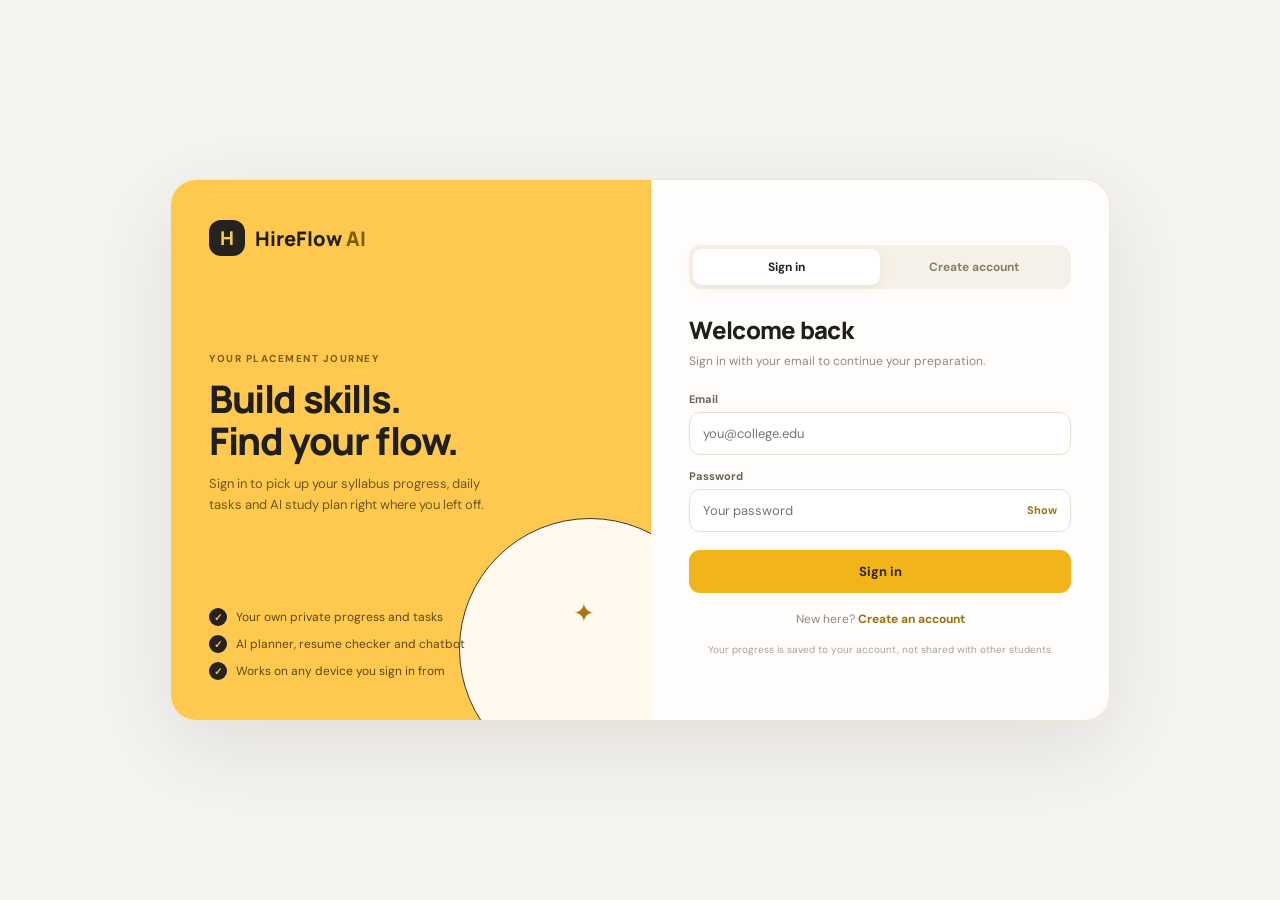
<file: static/login.html>
<!doctype html>
<html lang="en">
<head>
<meta charset="utf-8">
<meta name="viewport" content="width=device-width, initial-scale=1">
<title>Sign in — HireFlow AI</title>
<link rel="preconnect" href="https://fonts.googleapis.com">
<link href="https://fonts.googleapis.com/css2?family=DM+Sans:wght@400;500;600;700&family=Manrope:wght@500;600;700;800&display=swap" rel="stylesheet">
<style>
:root{--ink:#211f1c;--muted:#8e8982;--cream:#fff8eb;--side:#fbefdc;--yellow:#ffc94f;--gold:#edae10;--line:#eee8df;--green:#43ae75;--red:#bd4a35}
*{box-sizing:border-box}
[hidden]{display:none!important}
body{margin:0;min-height:100vh;background:#f5f4f1;color:var(--ink);font-family:'DM Sans',sans-serif;font-size:14px;display:grid;place-items:center;padding:20px}
.auth-card{width:min(940px,100%);display:grid;grid-template-columns:1.05fr 1fr;background:#fffdfb;border-radius:26px;overflow:hidden;box-shadow:0 25px 90px #40311a1c;border:1px solid #f0e7d9}
.auth-hero{position:relative;background:var(--yellow);padding:40px 38px;display:flex;flex-direction:column;justify-content:space-between;min-height:540px;overflow:hidden}
.auth-hero:before{content:'';position:absolute;width:260px;height:260px;border-radius:50%;background:#fff9ee;border:1px solid #41372d;right:-70px;bottom:-60px}
.auth-hero:after{content:'✦';position:absolute;right:56px;bottom:90px;font-size:26px;color:#a97711}
.brand{display:flex;align-items:center;gap:10px;font:800 20px Manrope,sans-serif;position:relative;z-index:1}
.brand-mark{display:grid;place-items:center;width:36px;height:36px;background:#26231f;color:var(--yellow);border-radius:12px;font-size:19px}
.brand-ai{color:#7d5900}
.hero-text{position:relative;z-index:1}
.hero-text .kicker{font-size:10px;font-weight:800;letter-spacing:1.5px;color:#805d16}
.hero-text h1{font:800 clamp(28px,3.4vw,38px)/1.1 Manrope,sans-serif;letter-spacing:-1.4px;margin:12px 0 12px}
.hero-text p{font-size:13px;line-height:1.6;color:#6f571d;margin:0;max-width:300px}
.perks{position:relative;z-index:1;display:grid;gap:9px;font-size:12px;color:#5d4813;margin:0;padding:0;list-style:none}
.perks li:before{content:'✓';display:inline-grid;place-items:center;width:18px;height:18px;border-radius:50%;background:#26231f;color:var(--yellow);font-size:10px;font-weight:800;margin-right:9px}
.auth-panel{padding:40px 38px;display:flex;flex-direction:column;justify-content:center}
.tabs{display:grid;grid-template-columns:1fr 1fr;background:#f6f1e8;border-radius:12px;padding:4px;margin-bottom:24px}
.tab{border:0;background:transparent;border-radius:9px;padding:10px;font:700 12px 'DM Sans',sans-serif;color:#8a7d68;cursor:pointer}
.tab.active{background:#fff;color:#26231f;box-shadow:0 3px 12px #78500c14}
.auth-panel h2{font:800 24px Manrope,sans-serif;letter-spacing:-.7px;margin:0 0 6px}
.sub{color:var(--muted);font-size:12px;margin:0 0 22px;line-height:1.5}
.field{display:grid;gap:6px;margin-bottom:14px}
.field label{font-size:11px;font-weight:700;color:#6b6256}
.input-wrap{position:relative}
.field input{width:100%;border:1px solid #e6dfd4;border-radius:11px;padding:12px 13px;background:#fff;font:13px 'DM Sans',sans-serif;color:#2e2923;outline:none}
.field input:focus{border-color:#e9b834;box-shadow:0 0 0 3px #ffc94f25}
.input-wrap input{padding-right:58px}
.toggle-pw{position:absolute;right:6px;top:50%;transform:translateY(-50%);border:0;background:none;color:#9a7214;font:700 11px 'DM Sans',sans-serif;cursor:pointer;padding:8px}
.hint{font-size:10px;color:#9a9185}
.submit{width:100%;border:0;border-radius:11px;background:#f1b51a;color:#2f260f;padding:13px;font:700 13px 'DM Sans',sans-serif;cursor:pointer;margin-top:4px;transition:background .15s}
.submit:hover{background:#e6a90c}
.submit:disabled{opacity:.6;cursor:wait}
.error{display:none;background:#fff0ea;border:1px solid #f3cdbf;color:var(--red);border-radius:10px;padding:10px 12px;font-size:12px;margin-bottom:14px;line-height:1.5}
.error.show{display:block}
.switch{text-align:center;font-size:12px;color:var(--muted);margin-top:18px}
.switch button{border:0;background:none;color:#9a7214;font:700 12px 'DM Sans',sans-serif;cursor:pointer;padding:0}
.fine{text-align:center;font-size:10px;color:#aaa197;margin-top:16px}
@media(max-width:760px){.auth-card{grid-template-columns:1fr}.auth-hero{min-height:0;padding:26px 24px;gap:20px}.auth-hero:before,.auth-hero:after{display:none}.perks{display:none}.hero-text p{max-width:none}.auth-panel{padding:28px 24px 30px}}
</style>
</head>
<body>
<main class="auth-card">
  <section class="auth-hero">
    <div class="brand"><span class="brand-mark">H</span><span>HireFlow<span class="brand-ai"> AI</span></span></div>
    <div class="hero-text">
      <span class="kicker">YOUR PLACEMENT JOURNEY</span>
      <h1>Build skills.<br>Find your flow.</h1>
      <p>Sign in to pick up your syllabus progress, daily tasks and AI study plan right where you left off.</p>
    </div>
    <ul class="perks">
      <li>Your own private progress and tasks</li>
      <li>AI planner, resume checker and chatbot</li>
      <li>Works on any device you sign in from</li>
    </ul>
  </section>

  <section class="auth-panel">
    <div class="tabs" role="tablist">
      <button class="tab active" id="tabLogin" role="tab" type="button">Sign in</button>
      <button class="tab" id="tabRegister" role="tab" type="button">Create account</button>
    </div>
    <h2 id="formTitle">Welcome back</h2>
    <p class="sub" id="formSub">Sign in with your email to continue your preparation.</p>
    <div class="error" id="error" role="alert"></div>

    <form id="authForm" novalidate autocomplete="off">
      <div class="field" id="nameField" hidden>
        <label for="name">Full name</label>
        <input id="name" name="name" autocomplete="off" placeholder="e.g. Aarav Sharma" maxlength="60">
      </div>
      <div class="field">
        <label for="email">Email</label>
        <input id="email" name="hf_email" type="email" autocomplete="off" autocapitalize="off" spellcheck="false" placeholder="you@college.edu" required readonly>
      </div>
      <div class="field">
        <label for="password">Password</label>
        <div class="input-wrap">
          <input id="password" name="hf_secret" type="password" autocomplete="new-password" placeholder="Your password" required readonly>
          <button class="toggle-pw" id="togglePw" type="button" aria-label="Show password">Show</button>
        </div>
        <span class="hint" id="pwHint" hidden>Use at least 8 characters.</span>
      </div>
      <button class="submit" id="submitBtn" type="submit">Sign in</button>
    </form>

    <div class="switch"><span id="switchText">New here?</span> <button id="switchBtn" type="button">Create an account</button></div>
    <div class="fine">Your progress is saved to your account, not shared with other students.</div>
  </section>
</main>

<script>
(function(){
  var TOKEN_KEY='hireflow_token';
  var $=function(s){return document.querySelector(s)};
  var mode='login';

  function getToken(){try{return localStorage.getItem(TOKEN_KEY)}catch(e){return null}}
  function setToken(t){try{localStorage.setItem(TOKEN_KEY,t)}catch(e){}}

  // Already signed in? Verify the saved token, then go straight to the dashboard.
  var existing=getToken();
  if(existing){
    fetch('/api/auth/me',{headers:{Authorization:'Bearer '+existing}}).then(function(r){
      if(r.ok){location.replace('/')}
      else{try{localStorage.removeItem(TOKEN_KEY)}catch(e){}}
    }).catch(function(){});
  }

  function showError(msg){var el=$('#error');el.textContent=msg;el.classList.toggle('show',!!msg)}

  function setMode(next){
    mode=next;var reg=next==='register';
    $('#tabLogin').classList.toggle('active',!reg);$('#tabRegister').classList.toggle('active',reg);
    $('#nameField').hidden=!reg;$('#pwHint').hidden=!reg;
    $('#formTitle').textContent=reg?'Create your account':'Welcome back';
    $('#formSub').textContent=reg?'It takes a minute. Your progress and plans stay private to you.':'Sign in with your email to continue your preparation.';
    $('#submitBtn').textContent=reg?'Create account':'Sign in';
    $('#switchText').textContent=reg?'Already have an account?':'New here?';
    $('#switchBtn').textContent=reg?'Sign in':'Create an account';
    $('#password').placeholder=reg?'At least 8 characters':'Your password';
    showError('');
  }

  // Block browser autofill: fields stay read-only until the user clicks into them.
  ['#email','#password'].forEach(function(sel){var el=$(sel);
    var unlock=function(){el.removeAttribute('readonly')};
    el.addEventListener('focus',unlock);el.addEventListener('pointerdown',unlock);
  });

  $('#tabLogin').onclick=function(){setMode('login')};
  $('#tabRegister').onclick=function(){setMode('register')};
  $('#switchBtn').onclick=function(){setMode(mode==='login'?'register':'login')};
  $('#togglePw').onclick=function(){
    var pw=$('#password'),show=pw.type==='password';
    pw.type=show?'text':'password';this.textContent=show?'Hide':'Show';
    this.setAttribute('aria-label',show?'Hide password':'Show password');
  };

  $('#authForm').onsubmit=async function(e){
    e.preventDefault();showError('');
    var email=$('#email').value.trim(),password=$('#password').value,name=$('#name').value.trim();
    if(mode==='register'&&name.length<2){showError('Please enter your name.');return}
    if(!/^[^@\s]+@[^@\s]+\.[^@\s]+$/.test(email)){showError('Enter a valid email address.');return}
    if(!password){showError('Enter your password.');return}
    if(mode==='register'&&password.length<8){showError('Use a password with at least 8 characters.');return}
    var btn=$('#submitBtn'),label=btn.textContent;
    btn.disabled=true;btn.textContent=mode==='register'?'Creating account…':'Signing in…';
    try{
      var res=await fetch(mode==='register'?'/api/auth/register':'/api/auth/login',{
        method:'POST',headers:{'Content-Type':'application/json'},
        body:JSON.stringify(mode==='register'?{name:name,email:email,password:password}:{email:email,password:password})
      });
      var data={};try{data=await res.json()}catch(_){}
      if(!res.ok)throw new Error(data.detail||'Something went wrong. Please try again.');
      setToken(data.token);
      location.replace('/');
    }catch(err){
      showError(err.message==='Failed to fetch'?'Cannot reach the server. Is it running?':err.message);
      btn.disabled=false;btn.textContent=label;
    }
  };
})();
</script>
</body>
</html>
</file>
